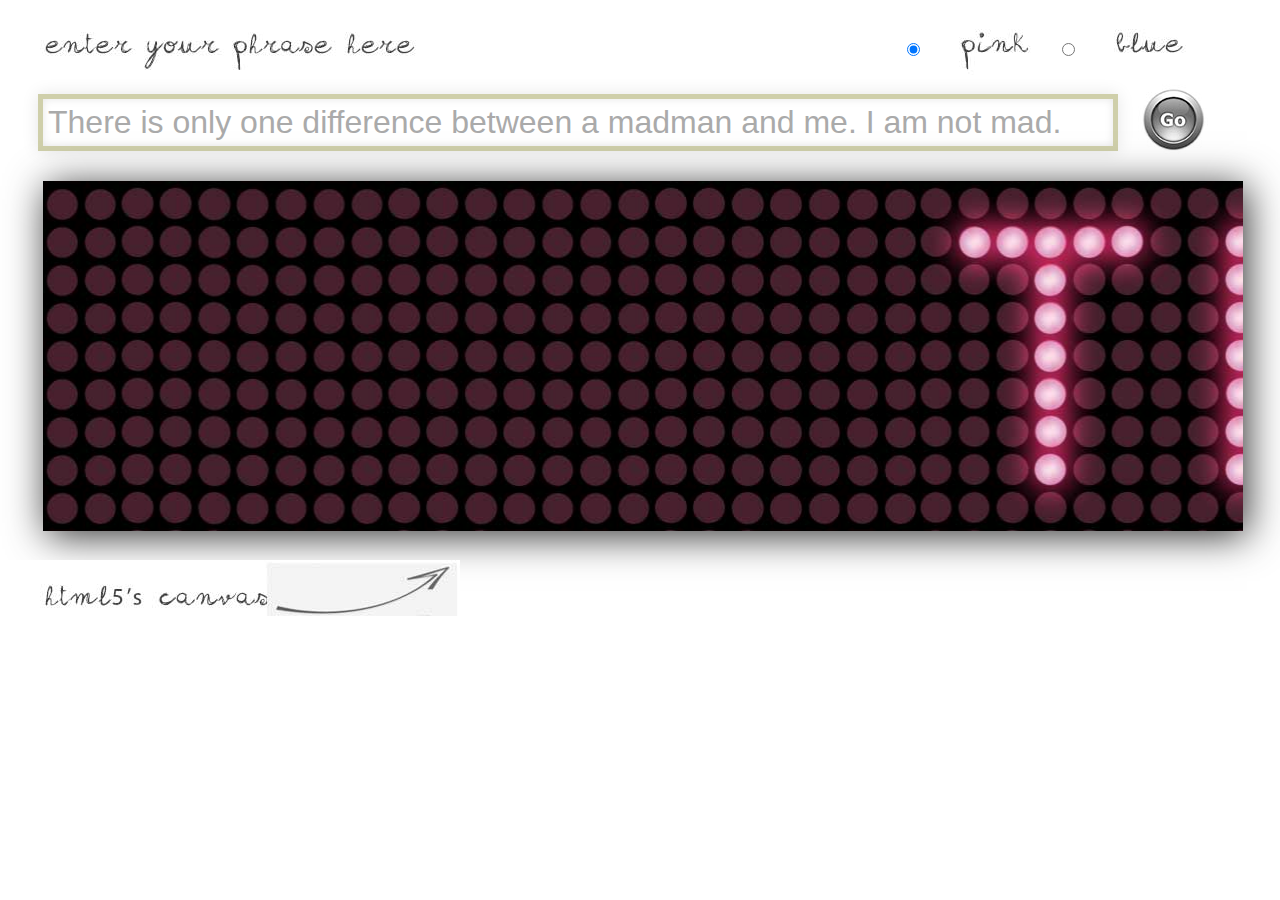
<file: 54.Customizable Led scroller/index.html>
<!DOCTYPE html>
<html lang="en">
	<head>
		<meta charset="utf-8" />
		<title>LED Scroller</title>
		<script src='led_scroller.js'></script>
		<link rel="stylesheet" type="text/css" href="led_scroller.css" media="all" />
	</head>
	<body onload='init();'>
		<header>
			<img src="prompt.jpg" alt='Enter your phrase here'/>
			<div id='colour_container'>
				<input type="radio" name="colour" id='pink' value="Pink" checked="checked" />
				<label for="pink"><img src="pink.jpg" alt='Pink'/></label>
				<input type="radio" name="colour" id='blue' value="Blue" />
				<label for="blue"><img src="blue.jpg" alt='Blue'/></label>
			</div>
		</header>
		<div id='container'>
			<input type="text" id='text' value="There is only one difference between a madman and me. I am not mad." />
			<a id='imgLink' href="javascript:startAnim();"> <img src="go.jpg" alt='Go'/> </a>
		</div>
		<canvas id="led" width="1200" height="350"></canvas>
		<footer>
			<img src="html5-canvas.jpg" alt='Drawn using HTML&apost;s canvas'/>
		</footer>
	</body>
</html>
</file>
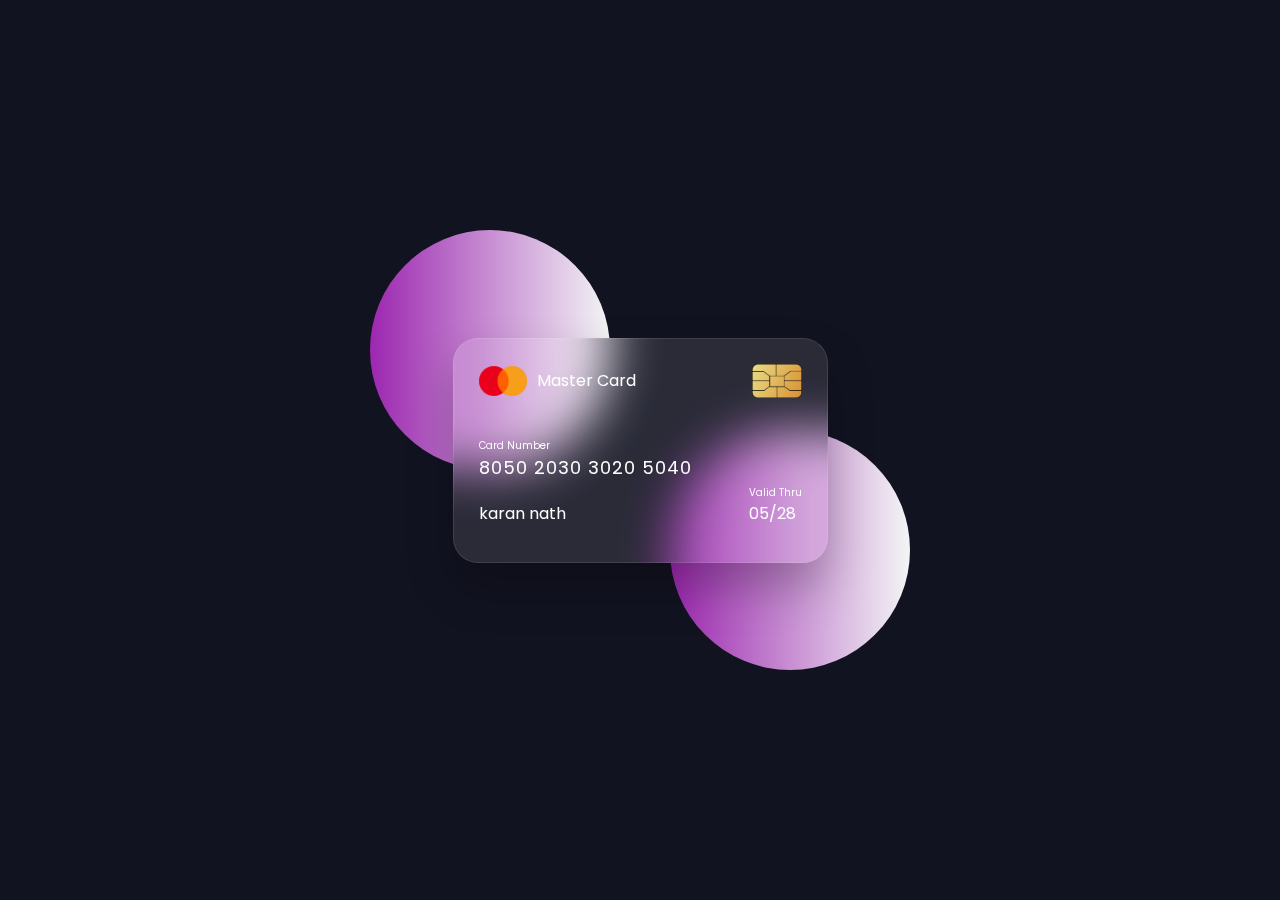
<file: fliping cradit-card animation/index.html>
<!DOCTYPE html>
<html lang="en">
  <head>
    <meta charset="UTF-8" />
    <meta http-equiv="X-UA-Compatible" content="IE=edge" />
    <meta name="viewport" content="width=device-width, initial-scale=1.0" />
    <title>Flipping Card UI Design</title>
    <link rel="stylesheet" href="style.css" />
  </head>
  <body>
    <section>
      <div class="container">
        <div class="card front-face">
          <header>
            <span class="logo">
              <img src="logo.png" alt="" />
              <h5>Master Card</h5>
            </span>
            <img src="chip.png" alt="" class="chip" />
          </header>

          <div class="card-details">
            <div class="name-number">
              <h6>Card Number</h6>
              <h5 class="number">8050 2030 3020 5040</h5>
              <h5 class="name">karan nath</h5>
            </div>

            <div class="valid-date">
              <h6>Valid Thru</h6>
              <h5>05/28</h5>
            </div>
          </div>
        </div>

        <div class="card back-face">
          <h6>
            For customer service call +977 4343 3433 or email at
            mastercard@gmail.com
          </h6>
          <span class="magnetic-strip"></span>
          <div class="signature"><i>005</i></div>
          <h5>
            Lorem ipsum dolor sit amet, consectetur adipisicing elit. Officia
            maiores sed doloremque nesciunt neque beatae voluptatibus doloribus.
            Libero et quis magni magnam nihil temporibus? Facere consectetur
            dolore reiciendis et veniam.
          </h5>
        </div>
      </div>
    </section>
  </body>
</html>
</file>
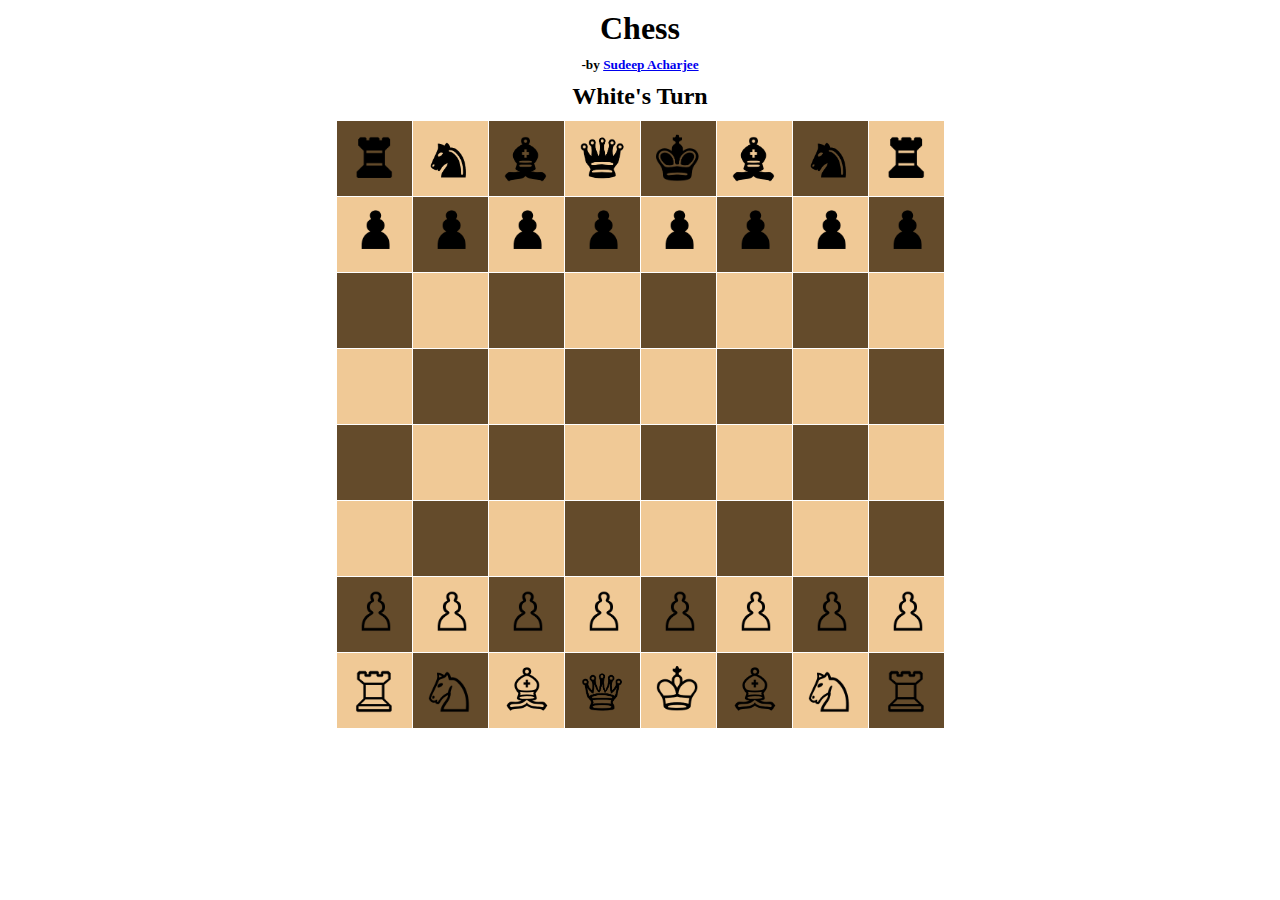
<file: 03.xadrez/chess1/index.html>
<!DOCTYPE html>
<html lang="en">

<head>
    <meta charset="UTF-8">
    <meta http-equiv="X-UA-Compatible" content="IE=edge">
    <meta name="viewport" content="width=device-width, initial-scale=1.0">
    <meta name="author" content="Jahid Khan">
    <link rel="stylesheet" href="../chess1/Chess.css">
    
    <title>Chess</title>
</head>


<body>

    <h1>Chess</h1>
    <h5>-by <a href="sudeep-portfolio.netlify.app">Sudeep Acharjee</a></h5>
    <h2 id="tog">White's Turn</h2>


    
    <ul>

        <div class="divv" id="row8">
            <li class="box" id="b801">Brook</li>
            <li class="box" id="b802">Bknight</li>
            <li class="box" id="b803">Bbishop</li>
            <li class="box" id="b804">Bqueen</li>
            <li class="box" id="b805">Bking</li>
            <li class="box" id="b806">Bbishop</li>
            <li class="box" id="b807">Bknight</li>
            <li class="box" id="b808">Brook</li>
        </div>
        <div class="divv" id="row7">
            <li class="box" id="b701">Bpawn</li>
            <li class="box" id="b702">Bpawn</li>
            <li class="box" id="b703">Bpawn</li>
            <li class="box" id="b704">Bpawn</li>
            <li class="box" id="b705">Bpawn</li>
            <li class="box" id="b706">Bpawn</li>
            <li class="box" id="b707">Bpawn</li>
            <li class="box" id="b708">Bpawn</li>
        </div>
        <div class="divv" id="row6">
            <li class="box" id="b601"></li>
            <li class="box" id="b602"></li>
            <li class="box" id="b603"></li>
            <li class="box" id="b604"></li>
            <li class="box" id="b605"></li>
            <li class="box" id="b606"></li>
            <li class="box" id="b607"></li>
            <li class="box" id="b608"></li>
        </div>
        <div class="divv" id="row5">
            <li class="box" id="b501"></li>
            <li class="box" id="b502"></li>
            <li class="box" id="b503"></li>
            <li class="box" id="b504"></li>
            <li class="box" id="b505"></li>
            <li class="box" id="b506"></li>
            <li class="box" id="b507"></li>
            <li class="box" id="b508"></li>
        </div>
        <div class="divv" id="row4">
            <li class="box" id="b401"></li>
            <li class="box" id="b402"></li>
            <li class="box" id="b403"></li>
            <li class="box" id="b404"></li>
            <li class="box" id="b405"></li>
            <li class="box" id="b406"></li>
            <li class="box" id="b407"></li>
            <li class="box" id="b408"></li>
        </div>
        <div class="divv" id="row3">
            <li class="box" id="b301"></li>
            <li class="box" id="b302"></li>
            <li class="box" id="b303"></li>
            <li class="box" id="b304"></li>
            <li class="box" id="b305"></li>
            <li class="box" id="b306"></li>
            <li class="box" id="b307"></li>
            <li class="box" id="b308"></li>
        </div>

        <div class="divv" id="row2">
            <li class="box Wpawn" id="b201">Wpawn</li>
            <li class="box Wpawn" id="b202">Wpawn</li>
            <li class="box Wpawn" id="b203">Wpawn</li>
            <li class="box Wpawn" id="b204">Wpawn</li>
            <li class="box Wpawn" id="b205">Wpawn</li>
            <li class="box Wpawn" id="b206">Wpawn</li>
            <li class="box Wpawn" id="b207">Wpawn</li>
            <li class="box Wpawn" id="b208">Wpawn</li>
        </div>
        <div class="divv" id="row1">
            <li class="box" id="b101">Wrook</li>
            <li class="box" id="b102">Wknight</li>
            <li class="box" id="b103">Wbishop</li>
            <li class="box" id="b104">Wqueen</li>
            <li class="box" id="b105">Wking</li>
            <li class="box" id="b106">Wbishop</li>
            <li class="box" id="b107">Wknight</li>
            <li class="box" id="b108">Wrook</li>
        </div>

    </ul>
    <script src="../chess1/Chess.js"></script>
</body>

<script>


   
</script>

</html>
</file>
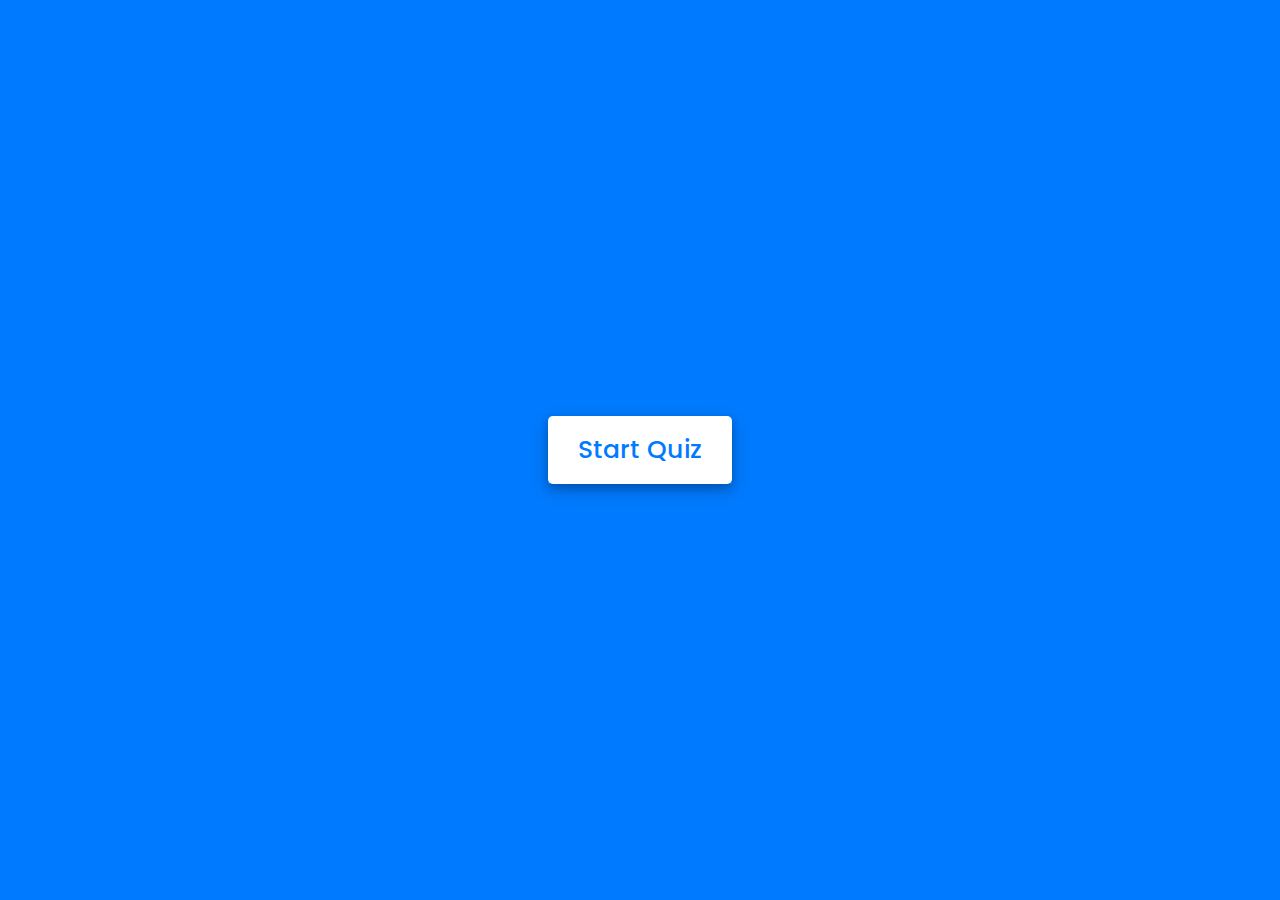
<file: 48.Online Quiz Website/Quiz Application with Timer/index.html>
<!-- Created By CodingNepal - www.codingnepalweb.com  -->
<!DOCTYPE html>
<html lang="en">
<head>
    <meta charset="UTF-8">
    <meta name="viewport" content="width=device-width, initial-scale=1.0">
    <title>Awesome Quiz App | CodingNepal</title>
    <link rel="stylesheet" href="style.css">
    <!-- FontAweome CDN Link for Icons-->
    <link rel="stylesheet" href="https://cdnjs.cloudflare.com/ajax/libs/font-awesome/5.15.3/css/all.min.css"/>
</head>
<body>
    <!-- start Quiz button -->
    <div class="start_btn"><button>Start Quiz</button></div>

    <!-- Info Box -->
    <div class="info_box">
        <div class="info-title"><span>Some Rules of this Quiz</span></div>
        <div class="info-list">
            <div class="info">1. You will have only <span>15 seconds</span> per each question.</div>
            <div class="info">2. Once you select your answer, it can't be undone.</div>
            <div class="info">3. You can't select any option once time goes off.</div>
            <div class="info">4. You can't exit from the Quiz while you're playing.</div>
            <div class="info">5. You'll get points on the basis of your correct answers.</div>
        </div>
        <div class="buttons">
            <button class="quit">Exit Quiz</button>
            <button class="restart">Continue</button>
        </div>
    </div>

    <!-- Quiz Box -->
    <div class="quiz_box">
        <header>
            <div class="title">Awesome Quiz Application</div>
            <div class="timer">
                <div class="time_left_txt">Time Left</div>
                <div class="timer_sec">15</div>
            </div>
            <div class="time_line"></div>
        </header>
        <section>
            <div class="que_text">
                <!-- Here I've inserted question from JavaScript -->
            </div>
            <div class="option_list">
                <!-- Here I've inserted options from JavaScript -->
            </div>
        </section>

        <!-- footer of Quiz Box -->
        <footer>
            <div class="total_que">
                <!-- Here I've inserted Question Count Number from JavaScript -->
            </div>
            <button class="next_btn">Next Que</button>
        </footer>
    </div>

    <!-- Result Box -->
    <div class="result_box">
        <div class="icon">
            <i class="fas fa-crown"></i>
        </div>
        <div class="complete_text">You've completed the Quiz!</div>
        <div class="score_text">
            <!-- Here I've inserted Score Result from JavaScript -->
        </div>
        <div class="buttons">
            <button class="restart">Replay Quiz</button>
            <button class="quit">Quit Quiz</button>
        </div>
    </div>

    <!-- Inside this JavaScript file I've inserted Questions and Options only -->
    <script src="js/questions.js"></script>

    <!-- Inside this JavaScript file I've coded all Quiz Codes -->
    <script src="js/script.js"></script>

</body>
</html>
</file>
<file: 54.Customizable Led scroller/led_scroller.css>
#text {
	border: 5px solid #cfcfaa;
	-webkit-box-shadow: inset 0 0 8px rgba(0,0,0,0.1), 0 0 16px rgba(0,0,0,0.1);
	-moz-box-shadow: inset 0 0 8px rgba(0,0,0,0.1), 0 0 16px rgba(0,0,0,0.1);
	box-shadow: inset 0 0 8px rgba(0,0,0,0.1), 0 0 16px rgba(0,0,0,0.1);
	background: rgba(255,255,255,0.5);
	margin: 0 0 10px 0;
	width: 1060px;
	font-size: 2em;
	padding: 5px;
	margin-bottom: 30px;
	margin-left: 30px;
	margin-top: 5px;
	color: #aaa;
	margin-top: 15px;
}

canvas {
	margin-left: 35px;
	box-shadow: 4px 5px 37px rgba(0, 0, 0, 0.80);
	-moz-box-shadow: 4px 5px 37px rgba(0, 0, 0, 0.80);
	-webkit-box-shadow: 4px 5px 37px rgba(0, 0, 0, 0.80);
}

img {
	border: 0px;
}

label {
	cursor: pointer;
}

#imgLink {
	padding-top: 5px;
	float: right;
	vertical-align: top;
}

#colour_container {
	float: right;
	margin-right: 0px;
	margin-top: 5px;
}

#colour_container input {
	vertical-align: top;
	margin-top: 30px;
}

header, footer, #container {
	width: 1200px;
}

footer {
	margin-top: 25px;
}
</file>
<file: fliping cradit-card animation/style.css>
/* Import Google Font - Poppins */
@import url("https://fonts.googleapis.com/css2?family=Poppins:wght@300;400;500;600&display=swap");

* {
  margin: 0;
  padding: 0;
  box-sizing: border-box;
  font-family: "Poppins", sans-serif;
}
section {
  position: relative;
  min-height: 100vh;
  width: 100%;
  background: #121321;
  display: flex;
  align-items: center;
  justify-content: center;
  color: #fff;
  perspective: 1000px;
}
section::before {
  content: "";
  position: absolute;
  height: 240px;
  width: 240px;
  border-radius: 50%;
  transform: translate(-150px, -100px);
  background: linear-gradient(90deg, #9c27b0, #f3f5f5);
}
section::after {
  content: "";
  position: absolute;
  height: 240px;
  width: 240px;
  border-radius: 50%;
  transform: translate(150px, 100px);
  background: linear-gradient(90deg, #9c27b0, #f3f5f5);
}
.container {
  position: relative;
  height: 225px;
  width: 375px;
  z-index: 100;
  transition: 0.6s;
  transform-style: preserve-3d;
}
.container:hover {
  transform: rotateY(180deg);
}
.container .card {
  position: absolute;
  height: 100%;
  width: 100%;
  padding: 25px;
  border-radius: 25px;
  backdrop-filter: blur(25px);
  background: rgba(255, 255, 255, 0.1);
  box-shadow: 0 25px 45px rgba(0, 0, 0, 0.25);
  border: 1px solid rgba(255, 255, 255, 0.1);
  backface-visibility: hidden;
}
.front-face header,
.front-face .logo {
  display: flex;
  align-items: center;
}
.front-face header {
  justify-content: space-between;
}
.front-face .logo img {
  width: 48px;
  margin-right: 10px;
}
h5 {
  font-size: 16px;
  font-weight: 400;
}
.front-face .chip {
  width: 50px;
}
.front-face .card-details {
  display: flex;
  margin-top: 40px;
  align-items: flex-end;
  justify-content: space-between;
}
h6 {
  font-size: 10px;
  font-weight: 400;
}
h5.number {
  font-size: 18px;
  letter-spacing: 1px;
}
h5.name {
  margin-top: 20px;
}
.card.back-face {
  border: none;
  padding: 15px 25px 25px 25px;
  transform: rotateY(180deg);
}
.card.back-face h6 {
  font-size: 8px;
}
.card.back-face .magnetic-strip {
  position: absolute;
  top: 40px;
  left: 0;
  height: 45px;
  width: 100%;
  background: #000;
}
.card.back-face .signature {
  display: flex;
  justify-content: flex-end;
  align-items: center;
  margin-top: 80px;
  height: 40px;
  width: 85%;
  border-radius: 6px;
  background: repeating-linear-gradient(
    #fff,
    #fff 3px,
    #efefef 0px,
    #efefef 9px
  );
}
.signature i {
  color: #000;
  font-size: 12px;
  padding: 4px 6px;
  border-radius: 4px;
  background-color: #fff;
  margin-right: -30px;
  z-index: -1;
}
.card.back-face h5 {
  font-size: 8px;
  margin-top: 15px;
}
</file>
<file: 03.xadrez/chess1/Chess.css>
* {
    margin: 0;
    padding: 0;
}

body {
    display: grid;
    place-items: center;
    overflow-x: hidden;
}

h1 {
    margin: 10px;
}

ul {
    display: grid;
    grid-template-columns: 1fr;
}

.divv {
    display: flex;
}

li {
    list-style: none;
    display: grid;
    place-items: center;
    font-size: 0px;
}

.box {
    margin: .5px;
    width: 75px;
    height: 75px;
}

#tog {
    margin: 10px 0px;
}



.allimg {
    width: 45px;
    position: relative;
    bottom: 5px;
}

.allpawn {
    transform: scale(.7);
}

.authcont {
    width: 100vw;
}

.author {
    float: right;
    margin-right: 50px;

}


@media (max-width:650px){

    #tog {
        margin-bottom: 70px;

    }

    .box {
        width: 11vw;
        height: 11vw;
    }

    .allimg {
        width: 7vw;
    }
}
</file>
<file: 48.Online Quiz Website/Quiz Application with Timer/style.css>
/* importing google fonts */
@import url('https://fonts.googleapis.com/css2?family=Poppins:wght@200;300;400;500;600;700&display=swap');
*{
    margin: 0;
    padding: 0;
    box-sizing: border-box;
    font-family: 'Poppins', sans-serif;
}

body{
    background: #007bff;
}

::selection{
    color: #fff;
    background: #007bff;
}

.start_btn,
.info_box,
.quiz_box,
.result_box{
    position: absolute;
    top: 50%;
    left: 50%;
    transform: translate(-50%, -50%);
    box-shadow: 0 4px 8px 0 rgba(0, 0, 0, 0.2), 
                0 6px 20px 0 rgba(0, 0, 0, 0.19);
}

.info_box.activeInfo,
.quiz_box.activeQuiz,
.result_box.activeResult{
    opacity: 1;
    z-index: 5;
    pointer-events: auto;
    transform: translate(-50%, -50%) scale(1);
}

.start_btn button{
    font-size: 25px;
    font-weight: 500;
    color: #007bff;
    padding: 15px 30px;
    outline: none;
    border: none;
    border-radius: 5px;
    background: #fff;
    cursor: pointer;
}

.info_box{
    width: 540px;
    background: #fff;
    border-radius: 5px;
    transform: translate(-50%, -50%) scale(0.9);
    opacity: 0;
    pointer-events: none;
    transition: all 0.3s ease;
}

.info_box .info-title{
    height: 60px;
    width: 100%;
    border-bottom: 1px solid lightgrey;
    display: flex;
    align-items: center;
    padding: 0 30px;
    border-radius: 5px 5px 0 0;
    font-size: 20px;
    font-weight: 600;
}

.info_box .info-list{
    padding: 15px 30px;
}

.info_box .info-list .info{
    margin: 5px 0;
    font-size: 17px;
}

.info_box .info-list .info span{
    font-weight: 600;
    color: #007bff;
}
.info_box .buttons{
    height: 60px;
    display: flex;
    align-items: center;
    justify-content: flex-end;
    padding: 0 30px;
    border-top: 1px solid lightgrey;
}

.info_box .buttons button{
    margin: 0 5px;
    height: 40px;
    width: 100px;
    font-size: 16px;
    font-weight: 500;
    cursor: pointer;
    border: none;
    outline: none;
    border-radius: 5px;
    border: 1px solid #007bff;
    transition: all 0.3s ease;
}

.quiz_box{
    width: 550px;
    background: #fff;
    border-radius: 5px;
    transform: translate(-50%, -50%) scale(0.9);
    opacity: 0;
    pointer-events: none;
    transition: all 0.3s ease;
}

.quiz_box header{
    position: relative;
    z-index: 2;
    height: 70px;
    padding: 0 30px;
    background: #fff;
    border-radius: 5px 5px 0 0;
    display: flex;
    align-items: center;
    justify-content: space-between;
    box-shadow: 0px 3px 5px 1px rgba(0,0,0,0.1);
}

.quiz_box header .title{
    font-size: 20px;
    font-weight: 600;
}

.quiz_box header .timer{
    color: #004085;
    background: #cce5ff;
    border: 1px solid #b8daff;
    height: 45px;
    padding: 0 8px;
    border-radius: 5px;
    display: flex;
    align-items: center;
    justify-content: space-between;
    width: 145px;
}

.quiz_box header .timer .time_left_txt{
    font-weight: 400;
    font-size: 17px;
    user-select: none;
}

.quiz_box header .timer .timer_sec{
    font-size: 18px;
    font-weight: 500;
    height: 30px;
    width: 45px;
    color: #fff;
    border-radius: 5px;
    line-height: 30px;
    text-align: center;
    background: #343a40;
    border: 1px solid #343a40;
    user-select: none;
}

.quiz_box header .time_line{
    position: absolute;
    bottom: 0px;
    left: 0px;
    height: 3px;
    background: #007bff;
}

section{
    padding: 25px 30px 20px 30px;
    background: #fff;
}

section .que_text{
    font-size: 25px;
    font-weight: 600;
}

section .option_list{
    padding: 20px 0px;
    display: block;   
}

section .option_list .option{
    background: aliceblue;
    border: 1px solid #84c5fe;
    border-radius: 5px;
    padding: 8px 15px;
    font-size: 17px;
    margin-bottom: 15px;
    cursor: pointer;
    transition: all 0.3s ease;
    display: flex;
    align-items: center;
    justify-content: space-between;
}

section .option_list .option:last-child{
    margin-bottom: 0px;
}

section .option_list .option:hover{
    color: #004085;
    background: #cce5ff;
    border: 1px solid #b8daff;
}

section .option_list .option.correct{
    color: #155724;
    background: #d4edda;
    border: 1px solid #c3e6cb;
}

section .option_list .option.incorrect{
    color: #721c24;
    background: #f8d7da;
    border: 1px solid #f5c6cb;
}

section .option_list .option.disabled{
    pointer-events: none;
}

section .option_list .option .icon{
    height: 26px;
    width: 26px;
    border: 2px solid transparent;
    border-radius: 50%;
    text-align: center;
    font-size: 13px;
    pointer-events: none;
    transition: all 0.3s ease;
    line-height: 24px;
}
.option_list .option .icon.tick{
    color: #23903c;
    border-color: #23903c;
    background: #d4edda;
}

.option_list .option .icon.cross{
    color: #a42834;
    background: #f8d7da;
    border-color: #a42834;
}

footer{
    height: 60px;
    padding: 0 30px;
    display: flex;
    align-items: center;
    justify-content: space-between;
    border-top: 1px solid lightgrey;
}

footer .total_que span{
    display: flex;
    user-select: none;
}

footer .total_que span p{
    font-weight: 500;
    padding: 0 5px;
}

footer .total_que span p:first-child{
    padding-left: 0px;
}

footer button{
    height: 40px;
    padding: 0 13px;
    font-size: 18px;
    font-weight: 400;
    cursor: pointer;
    border: none;
    outline: none;
    color: #fff;
    border-radius: 5px;
    background: #007bff;
    border: 1px solid #007bff;
    line-height: 10px;
    opacity: 0;
    pointer-events: none;
    transform: scale(0.95);
    transition: all 0.3s ease;
}

footer button:hover{
    background: #0263ca;
}

footer button.show{
    opacity: 1;
    pointer-events: auto;
    transform: scale(1);
}

.result_box{
    background: #fff;
    border-radius: 5px;
    display: flex;
    padding: 25px 30px;
    width: 450px;
    align-items: center;
    flex-direction: column;
    justify-content: center;
    transform: translate(-50%, -50%) scale(0.9);
    opacity: 0;
    pointer-events: none;
    transition: all 0.3s ease;
}

.result_box .icon{
    font-size: 100px;
    color: #007bff;
    margin-bottom: 10px;
}

.result_box .complete_text{
    font-size: 20px;
    font-weight: 500;
}

.result_box .score_text span{
    display: flex;
    margin: 10px 0;
    font-size: 18px;
    font-weight: 500;
}

.result_box .score_text span p{
    padding: 0 4px;
    font-weight: 600;
}

.result_box .buttons{
    display: flex;
    margin: 20px 0;
}

.result_box .buttons button{
    margin: 0 10px;
    height: 45px;
    padding: 0 20px;
    font-size: 18px;
    font-weight: 500;
    cursor: pointer;
    border: none;
    outline: none;
    border-radius: 5px;
    border: 1px solid #007bff;
    transition: all 0.3s ease;
}

.buttons button.restart{
    color: #fff;
    background: #007bff;
}

.buttons button.restart:hover{
    background: #0263ca;
}

.buttons button.quit{
    color: #007bff;
    background: #fff;
}

.buttons button.quit:hover{
    color: #fff;
    background: #007bff;
}
</file>
